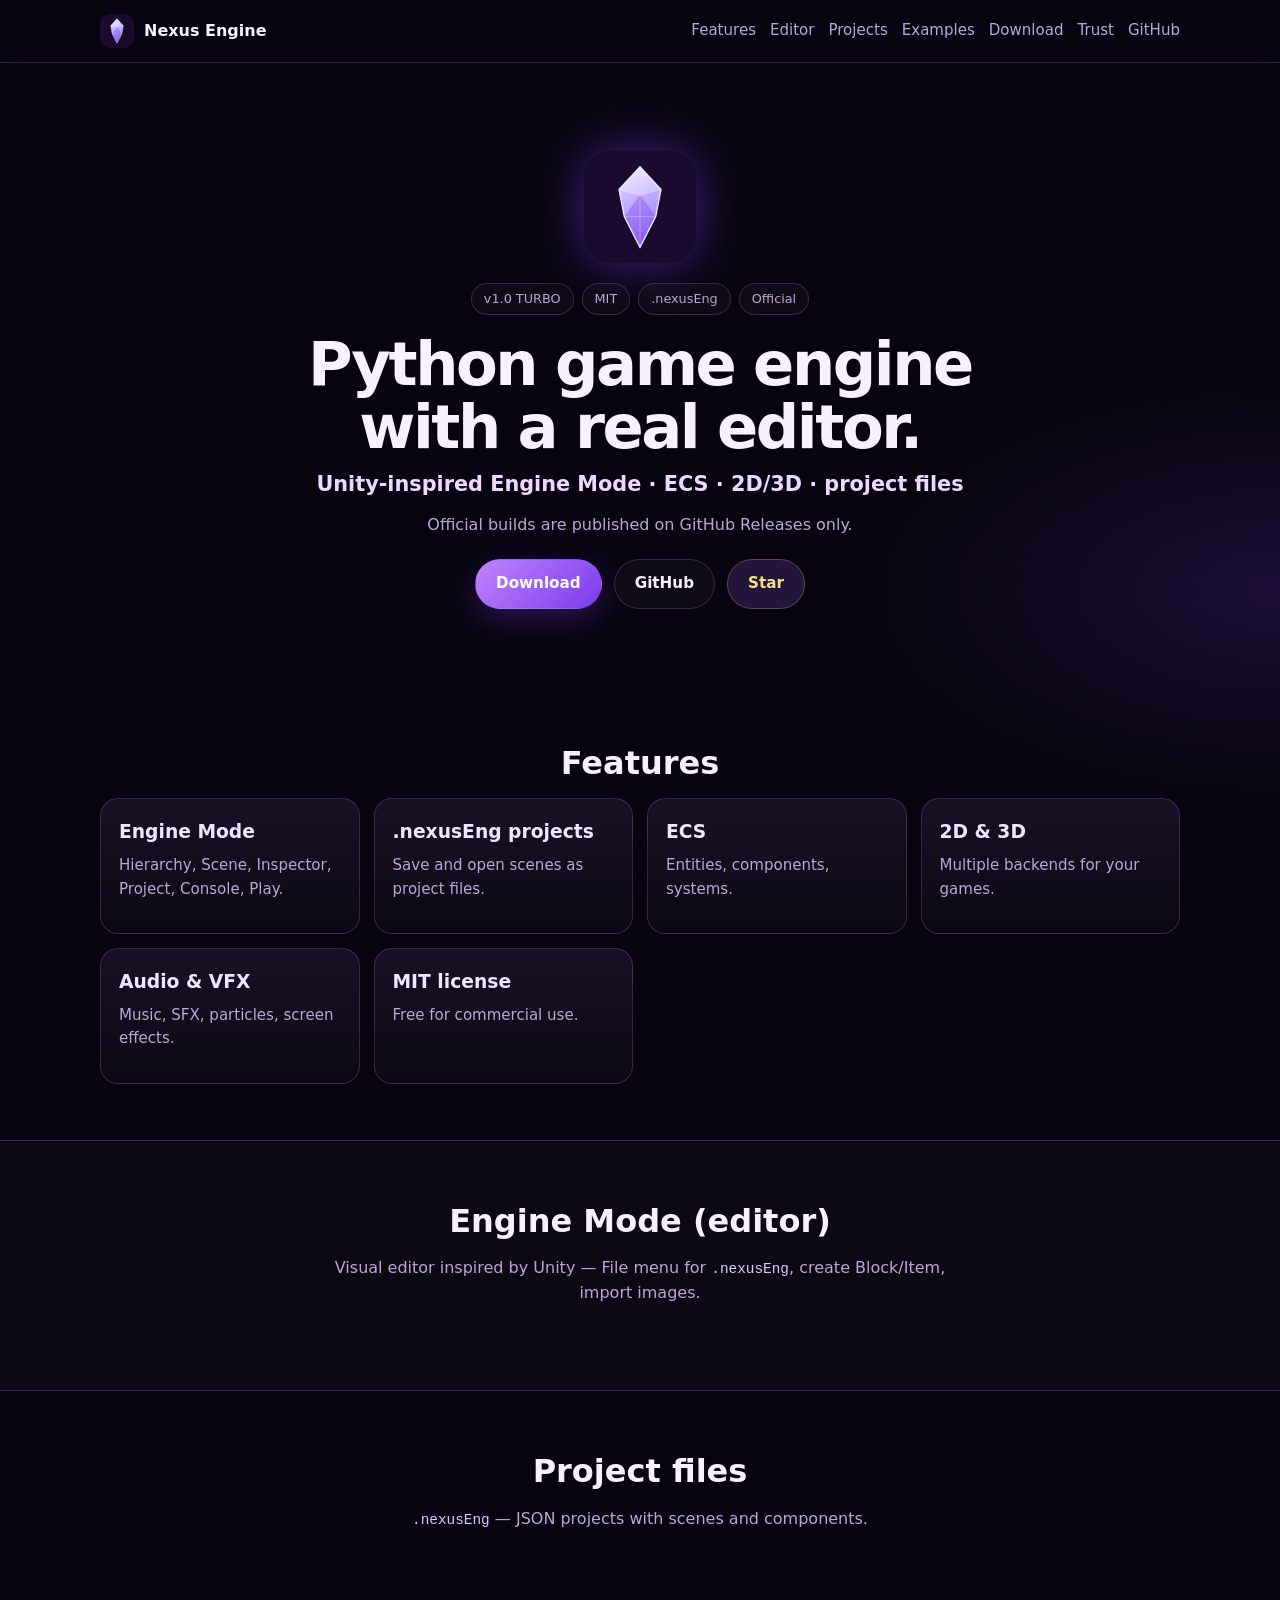
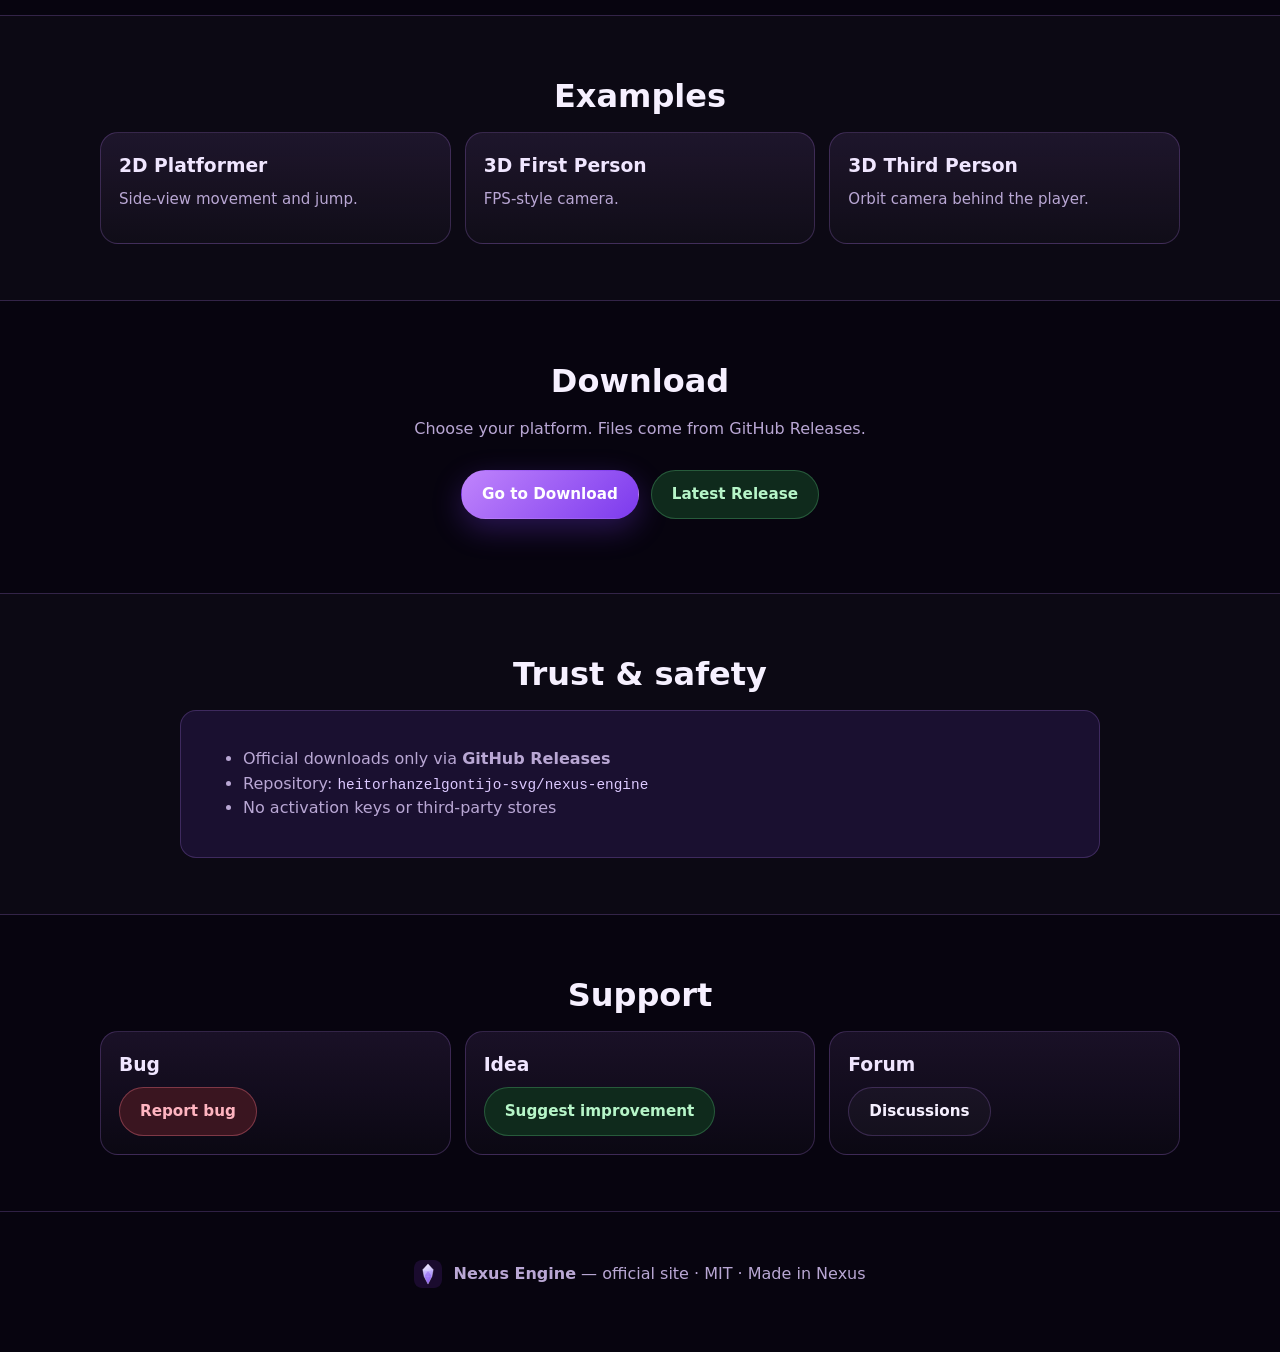
<file: index.html>
<!DOCTYPE html>
<html lang="pt-BR">
<head>
  <meta charset="UTF-8" />
  <meta http-equiv="refresh" content="0; url=docs/" />
  <title>Nexus Engine</title>
  <script>location.replace('docs/');</script>
</head>
<body>
  <p><a href="docs/">Abrir site da Nexus Engine</a></p>
</body>
</html>
</file>
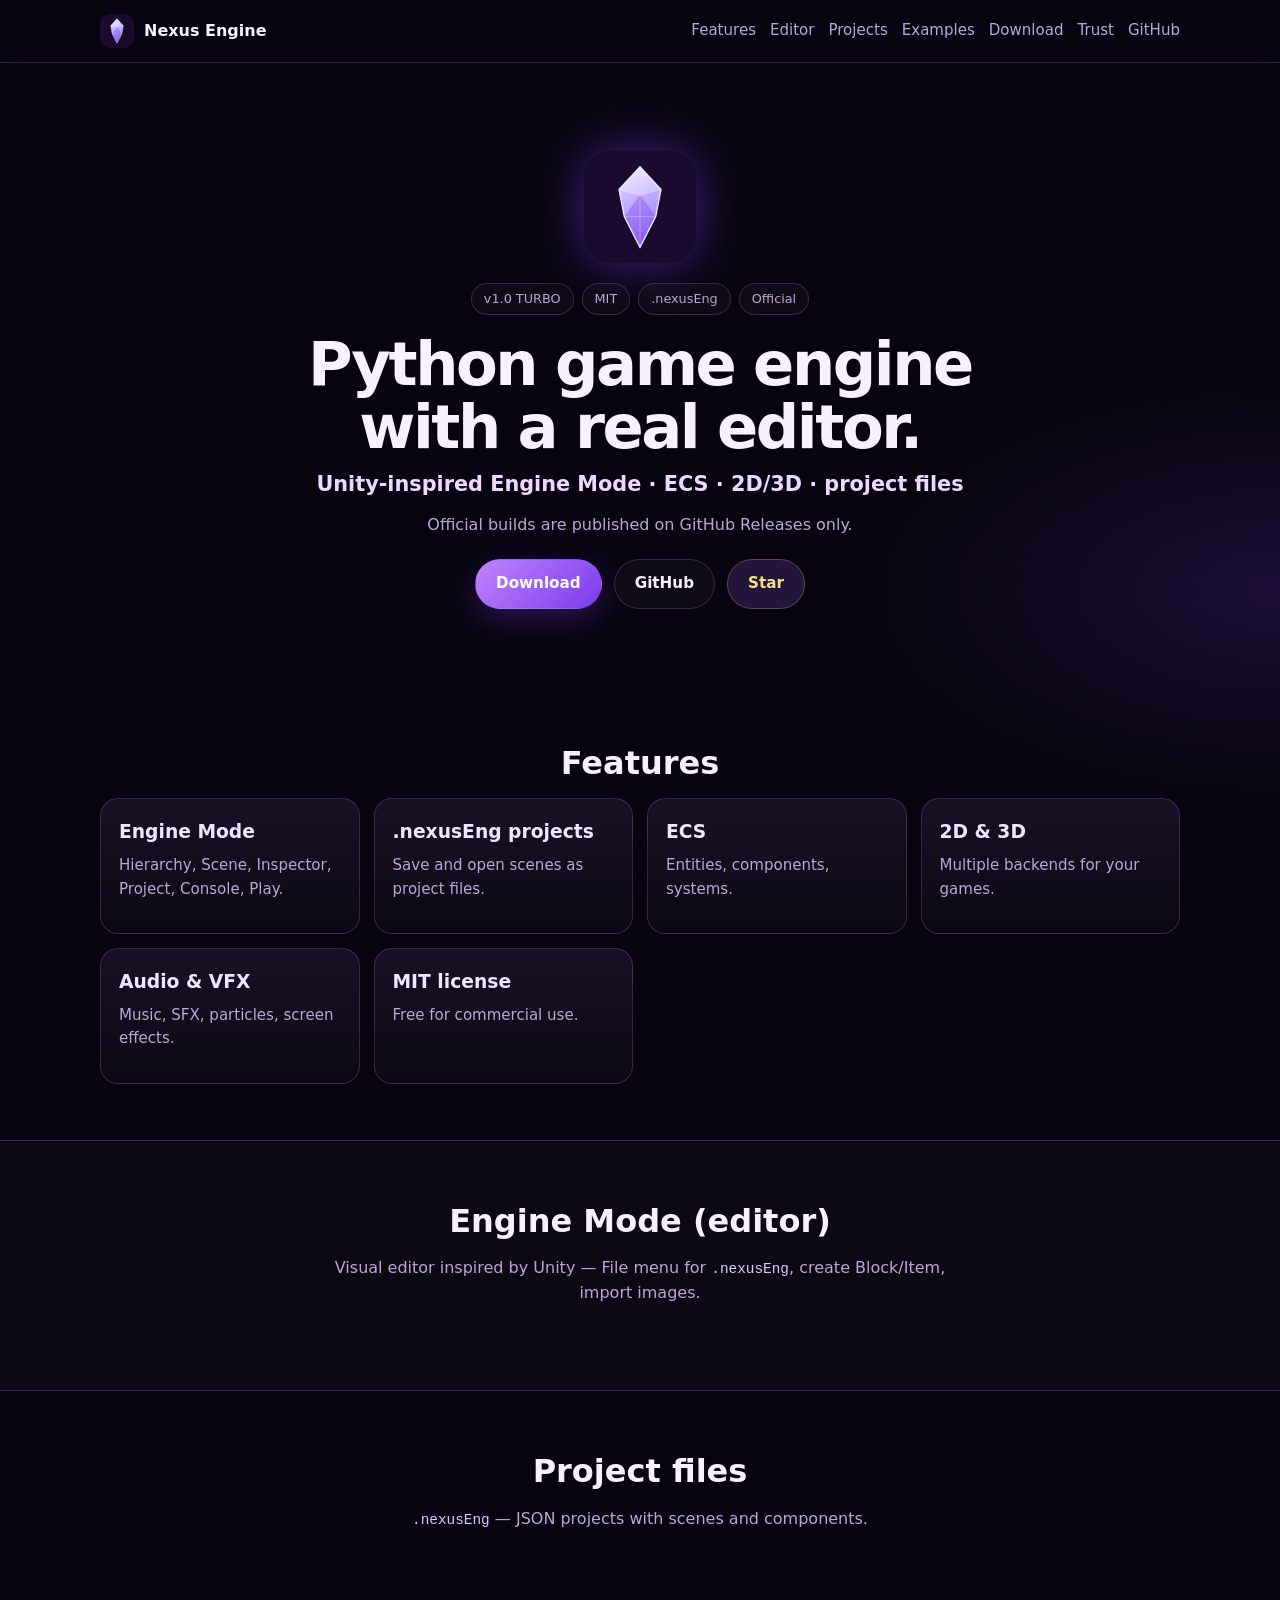
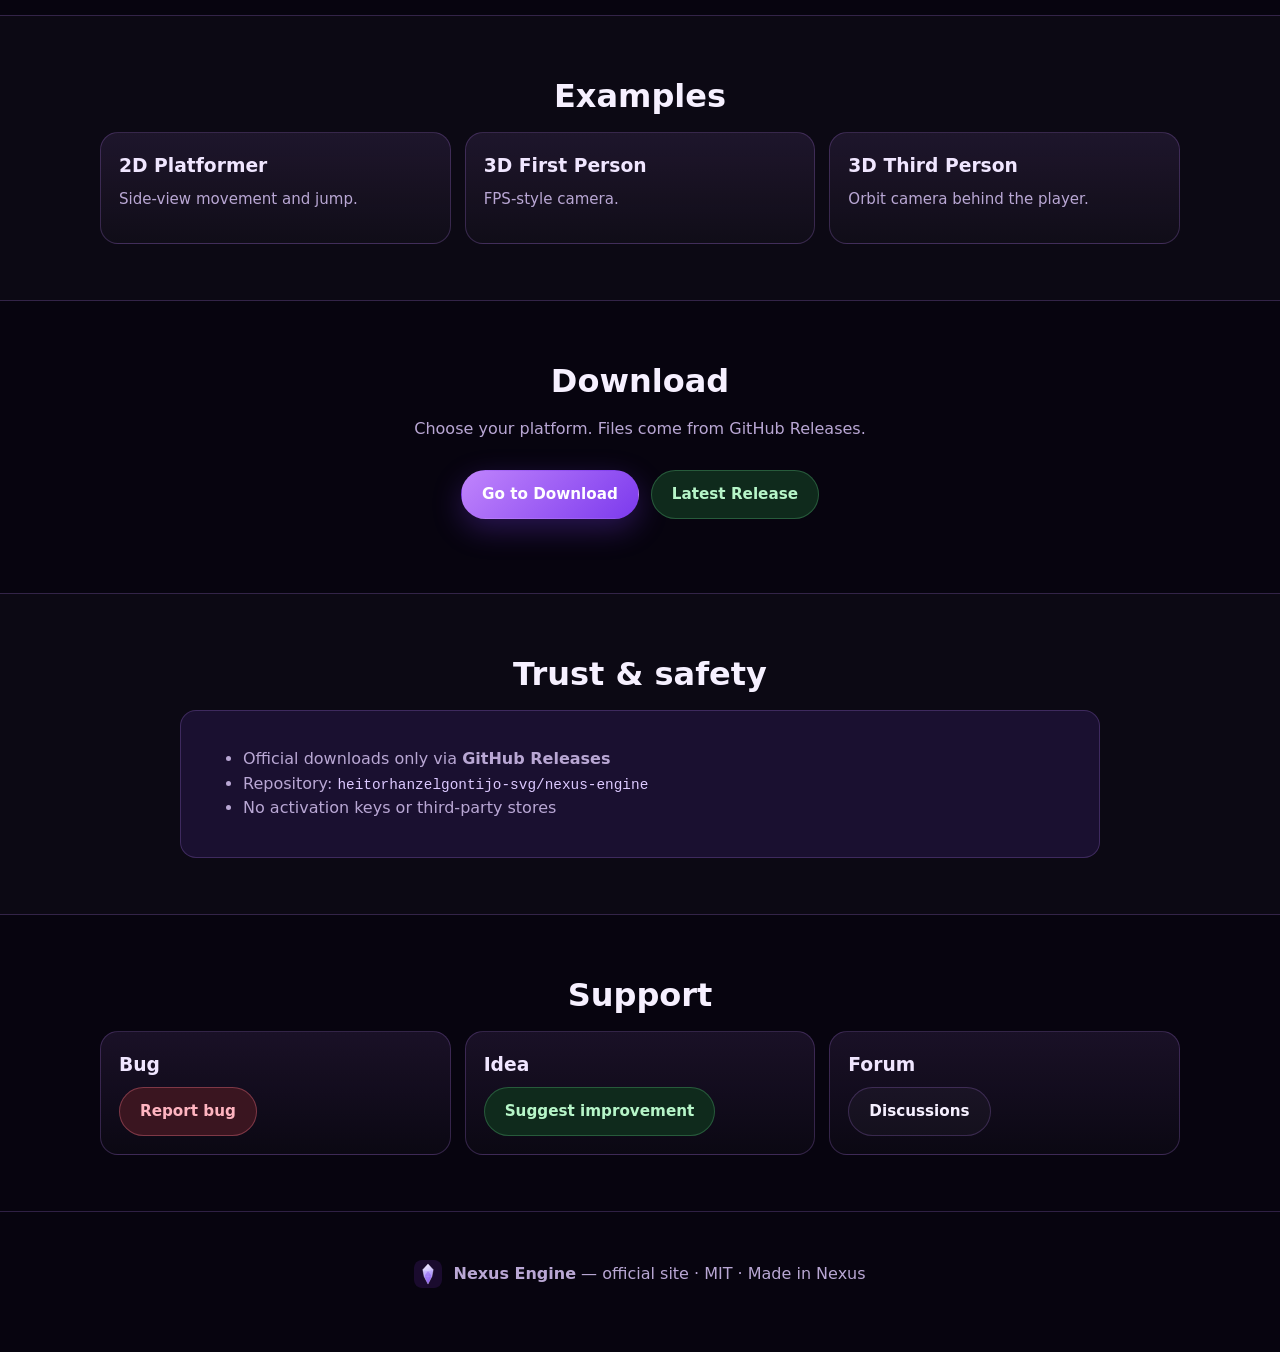
<file: docs/index.html>
<!DOCTYPE html>
<html lang="en">
<head>
  <meta charset="UTF-8" />
  <meta name="viewport" content="width=device-width, initial-scale=1" />
  <title>Nexus Engine — Official Python Game Engine</title>
  <meta name="description" content="Nexus Engine 1.0 TURBO — Unity-like editor, .nexusEng projects. Official downloads on GitHub Releases." />
  <link rel="icon" type="image/svg+xml" href="assets/logo.svg" />
  <meta name="theme-color" content="#7c3aed" />
  <link rel="stylesheet" href="styles.css" />
</head>
<body>
  <header class="nav"><div class="nav-inner">
    <a class="brand" href="#top">
      <img src="assets/logo.svg" alt="Nexus" width="34" height="34" style="border-radius:10px" />
      <span>Nexus Engine</span>
    </a>
    <nav class="links">
      <a href="#features">Features</a>
      <a href="#editor">Editor</a>
      <a href="#project">Projects</a>
      <a href="#examples">Examples</a>
      <a href="download.html">Download</a>
      <a href="#trust">Trust</a>
      <a href="https://github.com/heitorhanzelgontijo-svg/nexus-engine" target="_blank" rel="noopener">GitHub</a>
    </nav>
  </div></header>

  <main id="top">
    <section class="hero">
      <img src="assets/logo.svg" alt="Nexus Engine logo" width="112" height="112"
           style="border-radius:28px;box-shadow:0 0 48px rgba(124,58,237,.55);margin-bottom:12px" />
      <div class="pills" style="margin-bottom:18px">
        <span>v1.0 TURBO</span><span>MIT</span><span>.nexusEng</span><span>Official</span>
      </div>
      <h1>Python game engine<br/>with a real editor.</h1>
      <p class="tagline">Unity-inspired Engine Mode · ECS · 2D/3D · project files</p>
      <p class="sub">Official builds are published on GitHub Releases only.</p>
      <div class="cta">
        <a class="btn primary" href="download.html">Download</a>
        <a class="btn ghost" href="https://github.com/heitorhanzelgontijo-svg/nexus-engine">GitHub</a>
        <a class="btn star" href="https://github.com/heitorhanzelgontijo-svg/nexus-engine">Star</a>
      </div>
    </section>

    <section id="features" class="section">
      <h2>Features</h2>
      <div class="grid">
        <article class="card"><h3>Engine Mode</h3><p>Hierarchy, Scene, Inspector, Project, Console, Play.</p></article>
        <article class="card"><h3>.nexusEng projects</h3><p>Save and open scenes as project files.</p></article>
        <article class="card"><h3>ECS</h3><p>Entities, components, systems.</p></article>
        <article class="card"><h3>2D &amp; 3D</h3><p>Multiple backends for your games.</p></article>
        <article class="card"><h3>Audio &amp; VFX</h3><p>Music, SFX, particles, screen effects.</p></article>
        <article class="card"><h3>MIT license</h3><p>Free for commercial use.</p></article>
      </div>
    </section>

    <section id="editor" class="section alt"><div class="inner">
      <h2>Engine Mode (editor)</h2>
      <p class="lead">Visual editor inspired by Unity — File menu for <span class="mono">.nexusEng</span>, create Block/Item, import images.</p>
    </div></section>

    <section id="project" class="section">
      <h2>Project files</h2>
      <p class="lead"><span class="mono">.nexusEng</span> — JSON projects with scenes and components.</p>
    </section>

    <section id="examples" class="section alt"><div class="inner">
      <h2>Examples</h2>
      <div class="grid">
        <article class="card"><h3>2D Platformer</h3><p>Side-view movement and jump.</p></article>
        <article class="card"><h3>3D First Person</h3><p>FPS-style camera.</p></article>
        <article class="card"><h3>3D Third Person</h3><p>Orbit camera behind the player.</p></article>
      </div>
    </div></section>

    <section class="section">
      <h2>Download</h2>
      <p class="lead">Choose your platform. Files come from GitHub Releases.</p>
      <div class="cta">
        <a class="btn primary" href="download.html">Go to Download</a>
        <a class="btn ok" href="https://github.com/heitorhanzelgontijo-svg/nexus-engine/releases/latest">Latest Release</a>
      </div>
    </section>

    <section id="trust" class="section alt"><div class="inner">
      <h2>Trust &amp; safety</h2>
      <div class="panel">
        <ul>
          <li>Official downloads only via <strong>GitHub Releases</strong></li>
          <li>Repository: <span class="mono">heitorhanzelgontijo-svg/nexus-engine</span></li>
          <li>No activation keys or third-party stores</li>
        </ul>
      </div>
    </div></section>

    <section class="section">
      <h2>Support</h2>
      <div class="grid">
        <article class="card"><h3>Bug</h3><a class="btn danger" href="https://github.com/heitorhanzelgontijo-svg/nexus-engine/issues/new?labels=bug&title=%5BBUG%5D%20">Report bug</a></article>
        <article class="card"><h3>Idea</h3><a class="btn ok" href="https://github.com/heitorhanzelgontijo-svg/nexus-engine/issues/new?labels=enhancement&title=%5BENHANCEMENT%5D%20">Suggest improvement</a></article>
        <article class="card"><h3>Forum</h3><a class="btn ghost" href="https://github.com/heitorhanzelgontijo-svg/nexus-engine/discussions">Discussions</a></article>
      </div>
    </section>
  </main>

  <footer>
    <img src="assets/logo.svg" width="28" height="28" style="border-radius:8px;vertical-align:middle;margin-right:6px" alt="" />
    <strong>Nexus Engine</strong> — official site · MIT · Made in Nexus
  </footer>
</body>
</html>
</file>
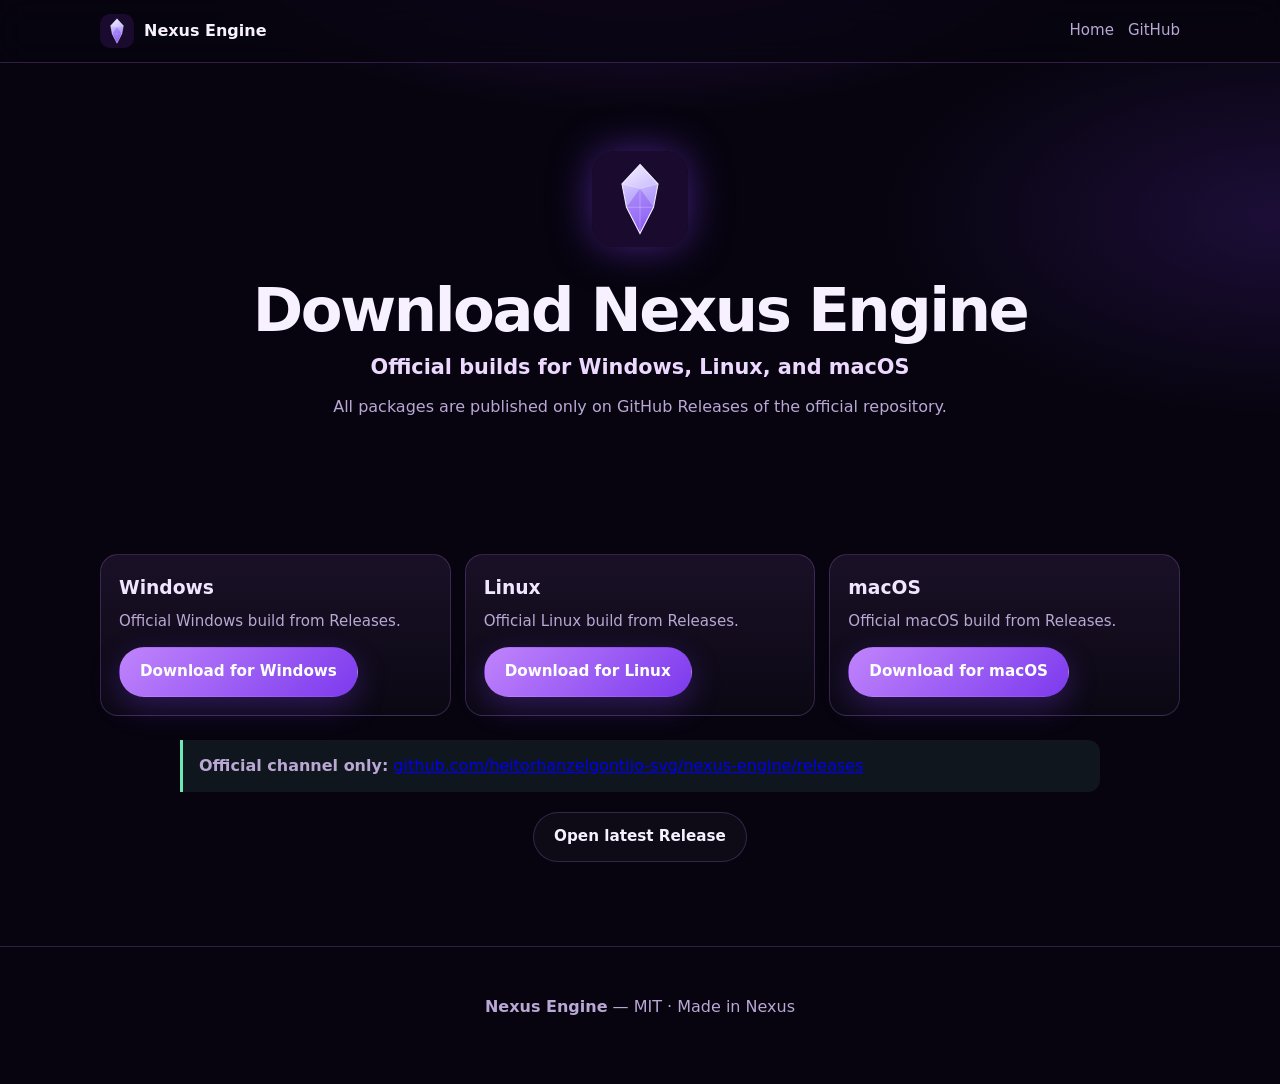
<file: docs/download.html>
<!DOCTYPE html>
<html lang="en">
<head>
  <meta charset="UTF-8" />
  <meta name="viewport" content="width=device-width, initial-scale=1" />
  <title>Download Nexus Engine</title>
  <link rel="icon" type="image/svg+xml" href="assets/logo.svg" />
  <link rel="stylesheet" href="styles.css" />
</head>
<body>
  <header class="nav"><div class="nav-inner">
    <a class="brand" href="index.html">
      <img src="assets/logo.svg" alt="Nexus" width="34" height="34" style="border-radius:10px" />
      <span>Nexus Engine</span>
    </a>
    <nav class="links">
      <a href="index.html">Home</a>
      <a href="https://github.com/heitorhanzelgontijo-svg/nexus-engine" target="_blank" rel="noopener">GitHub</a>
    </nav>
  </div></header>

  <main>
    <section class="hero">
      <img src="assets/logo.svg" alt="Nexus" width="96" height="96"
           style="border-radius:24px;box-shadow:0 0 40px rgba(124,58,237,.5);margin-bottom:12px" />
      <h1>Download Nexus Engine</h1>
      <p class="tagline">Official builds for Windows, Linux, and macOS</p>
      <p class="sub">All packages are published only on GitHub Releases of the official repository.</p>
    </section>

    <section class="section">
      <div class="grid">
        <article class="card">
          <h3>Windows</h3>
          <p>Official Windows build from Releases.</p>
          <a class="btn primary" href="https://github.com/heitorhanzelgontijo-svg/nexus-engine/releases/latest">Download for Windows</a>
        </article>
        <article class="card">
          <h3>Linux</h3>
          <p>Official Linux build from Releases.</p>
          <a class="btn primary" href="https://github.com/heitorhanzelgontijo-svg/nexus-engine/releases/latest">Download for Linux</a>
        </article>
        <article class="card">
          <h3>macOS</h3>
          <p>Official macOS build from Releases.</p>
          <a class="btn primary" href="https://github.com/heitorhanzelgontijo-svg/nexus-engine/releases/latest">Download for macOS</a>
        </article>
      </div>
      <div class="okbox" style="margin-top:24px">
        <strong>Official channel only:</strong>
        <a href="https://github.com/heitorhanzelgontijo-svg/nexus-engine/releases/latest">github.com/heitorhanzelgontijo-svg/nexus-engine/releases</a>
      </div>
      <p class="lead" style="margin-top:20px">
        <a class="btn ghost" href="https://github.com/heitorhanzelgontijo-svg/nexus-engine/releases/latest">Open latest Release</a>
      </p>
    </section>
  </main>

  <footer>
    <strong>Nexus Engine</strong> — MIT · Made in Nexus
  </footer>
</body>
</html>
</file>
<file: docs/styles.css>
:root {
  --bg: #07040f;
  --card: #1a1030;
  --text: #f6f0ff;
  --muted: #b9a7d4;
  --accent: #c084fc;
  --accent2: #7c3aed;
  --line: rgba(192, 132, 252, 0.22);
  --ok: #6ee7b7;
  --warn: #fbbf24;
  --radius: 18px;
  font-family: "Segoe UI", Inter, ui-sans-serif, system-ui, sans-serif;
}
* { box-sizing: border-box; }
html { scroll-behavior: smooth; }
body {
  margin: 0; color: var(--text);
  background:
    radial-gradient(1000px 500px at 50% -15%, #3b1764 0%, transparent 55%),
    radial-gradient(800px 400px at 100% 20%, rgba(124,58,237,.18), transparent 50%),
    var(--bg);
  min-height: 100vh; line-height: 1.55;
}
.nav {
  position: sticky; top: 0; z-index: 50;
  backdrop-filter: blur(16px);
  background: rgba(7, 4, 15, 0.75);
  border-bottom: 1px solid var(--line);
}
.nav-inner {
  max-width: 1120px; margin: 0 auto; padding: 14px 20px;
  display: flex; align-items: center; gap: 16px; justify-content: space-between; flex-wrap: wrap;
}
.brand {
  display: flex; align-items: center; gap: 10px;
  color: var(--text); text-decoration: none; font-weight: 800;
}
.brand-mark {
  width: 34px; height: 34px; border-radius: 10px;
  background: linear-gradient(135deg, var(--accent), var(--accent2));
  box-shadow: 0 0 24px rgba(124,58,237,.45);
}
.links { display: flex; gap: 14px; flex-wrap: wrap; }
.links a { color: var(--muted); text-decoration: none; font-size: 0.94rem; font-weight: 500; }
.links a:hover { color: var(--text); }
.hero { text-align: center; padding: 88px 20px 56px; max-width: 900px; margin: 0 auto; }
.hero h1 {
  font-size: clamp(2.6rem, 6vw, 3.8rem);
  margin: 12px 0 8px; letter-spacing: -0.04em; line-height: 1.05;
}
.tagline { font-size: 1.3rem; color: #edd8ff; margin: 0 0 12px; font-weight: 600; }
.sub { color: var(--muted); max-width: 620px; margin: 0 auto 22px; }
.cta { display: flex; gap: 12px; justify-content: center; flex-wrap: wrap; margin-bottom: 18px; }
.btn {
  display: inline-flex; align-items: center; justify-content: center;
  padding: 12px 20px; border-radius: 999px; text-decoration: none; font-weight: 700;
  border: 1px solid transparent; font-size: 0.95rem;
}
.btn.primary {
  background: linear-gradient(135deg, var(--accent), var(--accent2));
  color: white; box-shadow: 0 10px 30px rgba(124,58,237,.3);
}
.btn.ghost { border-color: var(--line); color: var(--text); background: rgba(255,255,255,.03); }
.btn.star { background: #22143a; color: #f6e27a; border-color: rgba(246,226,122,.25); }
.btn.danger { background: #3a1520; color: #ffb4c0; border: 1px solid rgba(255,120,140,.35); }
.btn.ok { background: #0f2a1c; color: #b6f5c8; border: 1px solid rgba(100,220,140,.28); }
.pills { display: flex; gap: 8px; justify-content: center; flex-wrap: wrap; }
.pills span {
  font-size: 0.8rem; color: var(--muted); border: 1px solid var(--line);
  padding: 5px 12px; border-radius: 999px; background: rgba(255,255,255,.03);
}
.section { max-width: 1120px; margin: 0 auto; padding: 56px 20px; }
.section.alt { background: rgba(255,255,255,.02); border-block: 1px solid var(--line); max-width: none; }
.section.alt > .inner { max-width: 1120px; margin: 0 auto; padding: 0 20px; }
h2 { font-size: clamp(1.6rem, 3vw, 2rem); margin: 0 0 10px; text-align: center; }
.lead { text-align: center; color: var(--muted); max-width: 640px; margin: 0 auto 28px; }
.grid { display: grid; grid-template-columns: repeat(auto-fit, minmax(240px, 1fr)); gap: 14px; }
.card {
  background: linear-gradient(180deg, rgba(192,132,252,.1), rgba(255,255,255,.02));
  border: 1px solid var(--line); border-radius: 18px; padding: 18px; text-align: left;
}
.card h3 { margin: 0 0 8px; color: #f0e6ff; }
.card p { margin: 0 0 14px; color: var(--muted); font-size: 0.94rem; }
pre.code {
  margin: 0; background: #0a0412; border: 1px solid var(--line); border-radius: 12px;
  padding: 14px 16px; overflow: auto; color: #dcc9ff; font-size: 0.86rem;
}
.panel {
  max-width: 920px; margin: 0 auto; background: var(--card);
  border: 1px solid var(--line); border-radius: 16px; padding: 20px 22px;
}
.panel h3 { margin: 0 0 10px; color: #edd8ff; }
.panel li { color: var(--muted); }
.okbox, .warnbox {
  max-width: 920px; margin: 18px auto; padding: 14px 16px;
  border-radius: 0 12px 12px 0; text-align: left; color: var(--muted);
}
.okbox { border-left: 3px solid #6ee7b7; background: rgba(110,231,183,.08); }
.warnbox { border-left: 3px solid #fbbf24; background: rgba(251,191,36,.08); }
table.cmp { width: 100%; max-width: 920px; margin: 0 auto; border-collapse: collapse; font-size: 0.92rem; }
table.cmp th, table.cmp td { border: 1px solid var(--line); padding: 10px 12px; text-align: left; }
table.cmp th { background: rgba(192,132,252,.12); color: #f0e6ff; }
table.cmp td { color: var(--muted); }
footer { text-align: center; padding: 48px 16px 64px; color: var(--muted); border-top: 1px solid var(--line); }
footer a { color: var(--accent); }
.mono { font-family: ui-monospace, Consolas, monospace; font-size: 0.9rem; color: #dcc9ff; }
</file>
